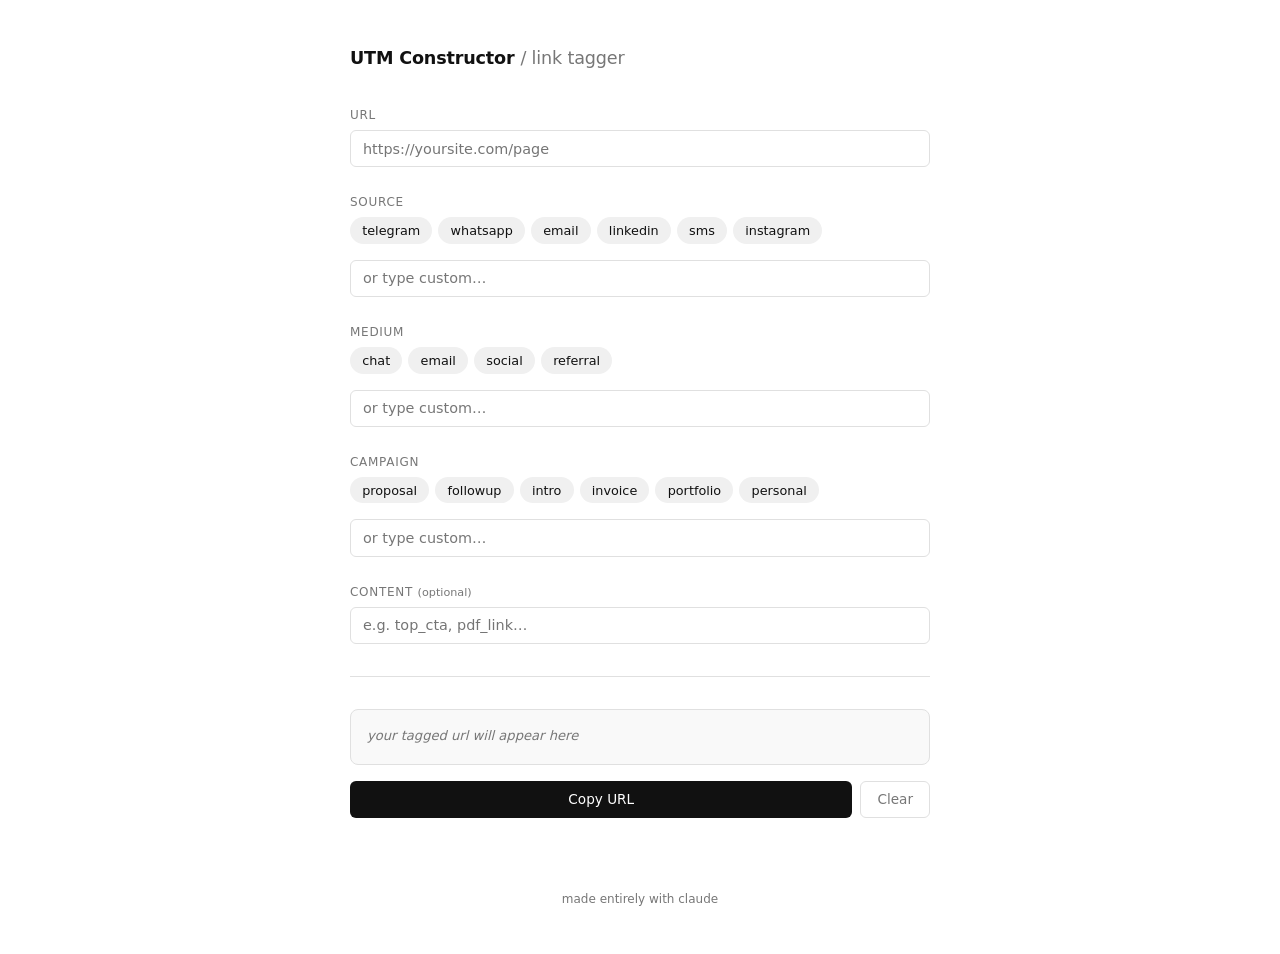
<file: utm/index.html>
<!DOCTYPE html>
<html lang="en">

<head>
    <meta charset="UTF-8">
    <meta name="viewport" content="width=device-width, initial-scale=1.0">
    <title>UTM Constructor</title>
    <style>
        :root {
            --bg: #ffffff;
            --bg2: #f5f5f5;
            --border: #e0e0e0;
            --text: #111111;
            --muted: #777777;
            --accent: #111111;
            --chip-bg: #f0f0f0;
            --chip-active-bg: #111111;
            --chip-active-text: #ffffff;
            --output-bg: #f9f9f9;
            --copy-bg: #111111;
            --copy-text: #ffffff;
            --copy-hover: #333333;
        }

        @media (prefers-color-scheme: dark) {
            :root {
                --bg: #111111;
                --bg2: #1a1a1a;
                --border: #2e2e2e;
                --text: #f0f0f0;
                --muted: #888888;
                --accent: #f0f0f0;
                --chip-bg: #1f1f1f;
                --chip-active-bg: #f0f0f0;
                --chip-active-text: #111111;
                --output-bg: #1a1a1a;
                --copy-bg: #f0f0f0;
                --copy-text: #111111;
                --copy-hover: #cccccc;
            }
        }

        * {
            box-sizing: border-box;
            margin: 0;
            padding: 0;
        }

        body {
            font-family: system-ui, sans-serif;
            background: var(--bg);
            color: var(--text);
            min-height: 100vh;
            padding: 3rem 1.5rem;
        }

        .wrap {
            max-width: 580px;
            margin: 0 auto;
        }

        h1 {
            font-size: 1.1rem;
            font-weight: 600;
            letter-spacing: -0.01em;
            margin-bottom: 2.5rem;
            color: var(--text);
        }

        h1 span {
            color: var(--muted);
            font-weight: 400;
        }

        .field {
            margin-bottom: 1.75rem;
        }

        label {
            display: block;
            font-size: 0.75rem;
            text-transform: uppercase;
            letter-spacing: 0.06em;
            color: var(--muted);
            margin-bottom: 0.5rem;
        }

        input[type="text"],
        input[type="url"] {
            width: 100%;
            padding: 0.6rem 0.75rem;
            font-family: system-ui, sans-serif;
            font-size: 0.9rem;
            background: var(--bg);
            color: var(--text);
            border: 1px solid var(--border);
            border-radius: 6px;
            outline: none;
            transition: border-color 0.15s;
        }

        input[type="text"]:focus,
        input[type="url"]:focus {
            border-color: var(--muted);
        }

        .chips {
            display: flex;
            flex-wrap: wrap;
            gap: 6px;
            margin-bottom: 0.5rem;
        }

        .chip {
            padding: 0.3rem 0.7rem;
            font-family: system-ui, sans-serif;
            font-size: 0.8rem;
            background: var(--chip-bg);
            color: var(--text);
            border: 1px solid transparent;
            border-radius: 999px;
            cursor: pointer;
            transition: background 0.1s, color 0.1s;
            user-select: none;
        }

        .chip:hover {
            border-color: var(--border);
        }

        .chip.active {
            background: var(--chip-active-bg);
            color: var(--chip-active-text);
            border-color: transparent;
        }

        .custom-input {
            margin-top: 0.5rem;
            font-size: 0.85rem;
        }

        .custom-input::placeholder {
            color: var(--muted);
        }

        .divider {
            border: none;
            border-top: 1px solid var(--border);
            margin: 2rem 0;
        }

        .output-wrap {
            background: var(--output-bg);
            border: 1px solid var(--border);
            border-radius: 8px;
            padding: 1rem;
            margin-bottom: 1rem;
            min-height: 56px;
            display: flex;
            align-items: flex-start;
        }

        #output {
            font-family: system-ui, sans-serif;
            font-size: 0.82rem;
            color: var(--text);
            word-break: break-all;
            line-height: 1.5;
            flex: 1;
        }

        #output.empty {
            color: var(--muted);
            font-style: italic;
        }

        .actions {
            display: flex;
            gap: 8px;
        }

        button.primary {
            padding: 0.6rem 1.2rem;
            font-family: system-ui, sans-serif;
            font-size: 0.85rem;
            font-weight: 500;
            background: var(--copy-bg);
            color: var(--copy-text);
            border: none;
            border-radius: 6px;
            cursor: pointer;
            transition: background 0.15s;
            flex: 1;
        }

        button.primary:hover {
            background: var(--copy-hover);
        }

        button.secondary {
            padding: 0.6rem 1rem;
            font-family: system-ui, sans-serif;
            font-size: 0.85rem;
            background: transparent;
            color: var(--muted);
            border: 1px solid var(--border);
            border-radius: 6px;
            cursor: pointer;
            transition: color 0.15s, border-color 0.15s;
        }

        button.secondary:hover {
            color: var(--text);
            border-color: var(--muted);
        }

        .notice {
            margin-top: 0.6rem;
            font-size: 0.75rem;
            color: var(--muted);
            height: 1rem;
            transition: opacity 0.3s;
        }
    </style>
    <script defer src="https://stat.gehrman.me/script.js"
        data-website-id="1e6bcb91-1bd7-42af-a927-ceffd4687832"></script>
</head>

<body>
    <div class="wrap">
        <h1>UTM Constructor <span>/ link tagger</span></h1>

        <div class="field">
            <label>URL</label>
            <input type="url" id="url" placeholder="https://yoursite.com/page" oninput="build()">
        </div>

        <div class="field">
            <label>Source</label>
            <div class="chips" id="chips-source">
                <div class="chip" data-group="source" data-val="telegram">telegram</div>
                <div class="chip" data-group="source" data-val="whatsapp">whatsapp</div>
                <div class="chip" data-group="source" data-val="email">email</div>
                <div class="chip" data-group="source" data-val="linkedin">linkedin</div>
                <div class="chip" data-group="source" data-val="sms">sms</div>
                <div class="chip" data-group="source" data-val="instagram">instagram</div>
            </div>
            <input type="text" class="custom-input" id="custom-source" placeholder="or type custom…"
                oninput="onCustomInput('source')">
        </div>

        <div class="field">
            <label>Medium</label>
            <div class="chips" id="chips-medium">
                <div class="chip" data-group="medium" data-val="chat">chat</div>
                <div class="chip" data-group="medium" data-val="email">email</div>
                <div class="chip" data-group="medium" data-val="social">social</div>
                <div class="chip" data-group="medium" data-val="referral">referral</div>
            </div>
            <input type="text" class="custom-input" id="custom-medium" placeholder="or type custom…"
                oninput="onCustomInput('medium')">
        </div>

        <div class="field">
            <label>Campaign</label>
            <div class="chips" id="chips-campaign">
                <div class="chip" data-group="campaign" data-val="proposal">proposal</div>
                <div class="chip" data-group="campaign" data-val="followup">followup</div>
                <div class="chip" data-group="campaign" data-val="intro">intro</div>
                <div class="chip" data-group="campaign" data-val="invoice">invoice</div>
                <div class="chip" data-group="campaign" data-val="portfolio">portfolio</div>
                <div class="chip" data-group="campaign" data-val="personal">personal</div>
            </div>
            <input type="text" class="custom-input" id="custom-campaign" placeholder="or type custom…"
                oninput="onCustomInput('campaign')">
        </div>

        <div class="field">
            <label>Content <span
                    style="color:var(--muted);font-size:0.7rem;text-transform:none;letter-spacing:0">(optional)</span></label>
            <input type="text" id="custom-content" placeholder="e.g. top_cta, pdf_link…" oninput="build()">
        </div>

        <hr class="divider">

        <div class="output-wrap">
            <span id="output" class="empty">your tagged url will appear here</span>
        </div>

        <div class="actions">
            <button class="primary" onclick="copyUrl()">Copy URL</button>
            <button class="secondary" onclick="reset()">Clear</button>
        </div>
        <div class="notice" id="notice"></div>
    </div>

    <footer style="margin-top: 3rem; text-align: center; font-size: 0.75rem; color: var(--muted);">made entirely with
        claude</footer>

    <script>
        const state = { source: '', medium: '', campaign: '' };

        document.querySelectorAll('.chip').forEach(chip => {
            chip.addEventListener('click', () => {
                const group = chip.dataset.group;
                const val = chip.dataset.val;
                const wasActive = chip.classList.contains('active');

                document.querySelectorAll(`.chip[data-group="${group}"]`).forEach(c => c.classList.remove('active'));
                document.getElementById(`custom-${group}`).value = '';

                if (!wasActive) {
                    chip.classList.add('active');
                    state[group] = val;
                } else {
                    state[group] = '';
                }
                build();
            });
        });

        function onCustomInput(group) {
            const val = document.getElementById(`custom-${group}`).value.trim().replace(/\s+/g, '_').toLowerCase();
            document.querySelectorAll(`.chip[data-group="${group}"]`).forEach(c => c.classList.remove('active'));
            state[group] = val;
            build();
        }

        function build() {
            const base = document.getElementById('url').value.trim();
            const content = document.getElementById('custom-content').value.trim().replace(/\s+/g, '_').toLowerCase();
            const el = document.getElementById('output');

            if (!base) {
                el.textContent = 'your tagged url will appear here';
                el.classList.add('empty');
                return;
            }

            const params = new URLSearchParams();
            if (state.source) params.set('utm_source', state.source);
            if (state.medium) params.set('utm_medium', state.medium);
            if (state.campaign) params.set('utm_campaign', state.campaign);
            if (content) params.set('utm_content', content);

            const sep = base.includes('?') ? '&' : '?';
            const result = params.toString() ? base + sep + params.toString() : base;

            el.textContent = result;
            el.classList.remove('empty');
        }

        function copyUrl() {
            const text = document.getElementById('output').textContent;
            if (!text || document.getElementById('output').classList.contains('empty')) return;
            navigator.clipboard.writeText(text).then(() => flash('Copied!'));
        }

        function reset() {
            document.getElementById('url').value = '';
            document.getElementById('custom-content').value = '';
            ['source', 'medium', 'campaign'].forEach(g => {
                state[g] = '';
                document.getElementById(`custom-${g}`).value = '';
                document.querySelectorAll(`.chip[data-group="${g}"]`).forEach(c => c.classList.remove('active'));
            });
            const el = document.getElementById('output');
            el.textContent = 'your tagged url will appear here';
            el.classList.add('empty');
        }

        function flash(msg) {
            const n = document.getElementById('notice');
            n.textContent = msg;
            n.style.opacity = '1';
            setTimeout(() => { n.style.opacity = '0'; }, 1500);
        }
    </script>
</body>

</html>
</file>
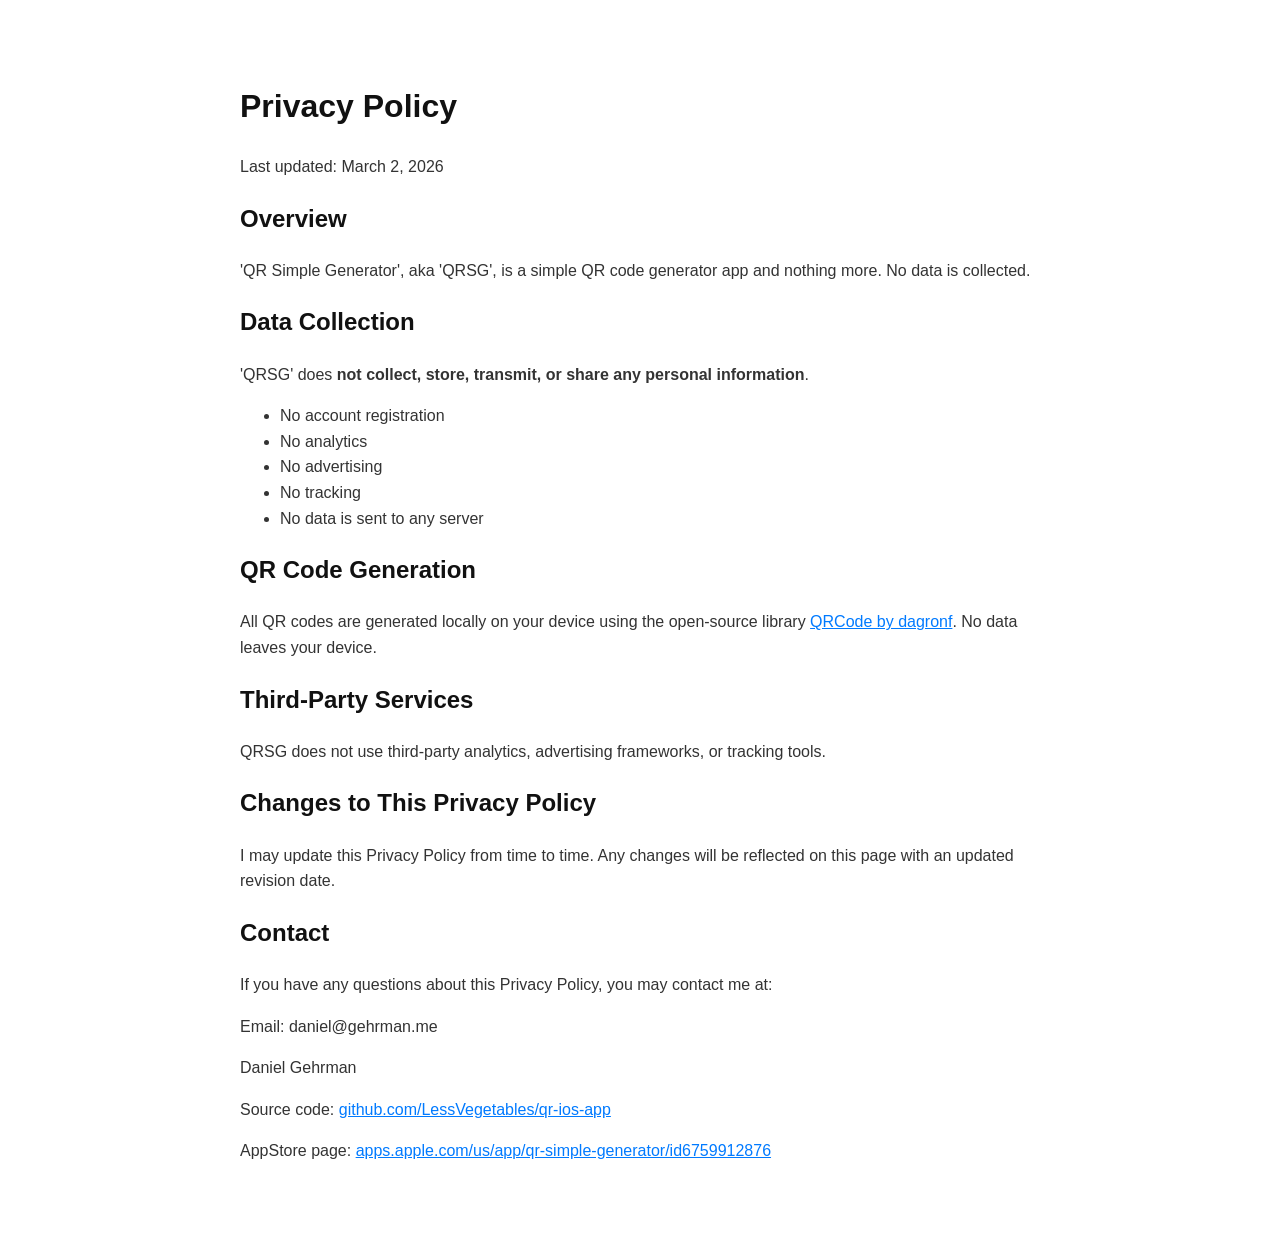
<file: app/qr/privacy-policy/index.html>
<!DOCTYPE html>
<html lang="en">

<head>
    <meta charset="UTF-8">
    <title>Privacy Policy - QR</title>
    <link rel="icon" href="/app/qr/assets/favicon.png" />
    <meta name="viewport" content="width=device-width, initial-scale=1.0">
    <link rel="stylesheet" href="style.css" />
    <script defer src="https://stat.gehrman.me/script.js"
        data-website-id="1e6bcb91-1bd7-42af-a927-ceffd4687832"></script>
</head>

<body>

    <h1>Privacy Policy</h1>
    <p>Last updated: March 2, 2026</p>

    <h2>Overview</h2>
    <p>'QR Simple Generator', aka 'QRSG', is a simple QR code generator app and nothing more. No data is collected.</p>

    <h2>Data Collection</h2>
    <p>'QRSG' does <strong>not collect, store, transmit, or share any personal information</strong>.</p>

    <ul>
        <li>No account registration</li>
        <li>No analytics</li>
        <li>No advertising</li>
        <li>No tracking</li>
        <li>No data is sent to any server</li>
    </ul>

    <h2>QR Code Generation</h2>
    <p>All QR codes are generated locally on your device using the open-source library
        <a href="https://github.com/dagronf/qrcode" target="_blank">QRCode by dagronf</a>.
        No data leaves your device.
    </p>

    <h2>Third-Party Services</h2>
    <p>QRSG does not use third-party analytics, advertising frameworks, or tracking tools.</p>

    <h2>Changes to This Privacy Policy</h2>
    <p>I may update this Privacy Policy from time to time. Any changes will be reflected on this page with an updated
        revision date.</p>

    <h2>Contact</h2>
    <p>If you have any questions about this Privacy Policy, you may contact me at:</p>

    <p>Email: daniel@gehrman.me</p>

    <tagline>Daniel Gehrman</tagline>

    <p>Source code: <a href="https://github.com/LessVegetables/qr-ios-app"
            target="_blank">github.com/LessVegetables/qr-ios-app</a></p>
    <p>AppStore page: <a href="https://apps.apple.com/us/app/qr-simple-generator/id6759912876"
            target="_blank">apps.apple.com/us/app/qr-simple-generator/id6759912876</a></p>

</body>

</html>
</file>
<file: app/qr/privacy-policy/style.css>
body {
    font-family: -apple-system, BlinkMacSystemFont, "Segoe UI", Roboto, Helvetica, Arial, sans-serif;
    max-width: 800px;
    margin: 40px auto;
    padding: 20px;
    line-height: 1.6;
    color: #333;
}

h1,
h2 {
    color: #111;
}

a {
    color: #007AFF;
}

@media (prefers-color-scheme: dark) {
    body {
        background: #050608;
        color: #f5f5f5;
    }

    h1,
    h2,
    .tagline {
        color: #d1d5db;
    }

    .logo-light {
        display: none;
    }

    .logo-dark {
        display: inline;
    }
}
</file>
